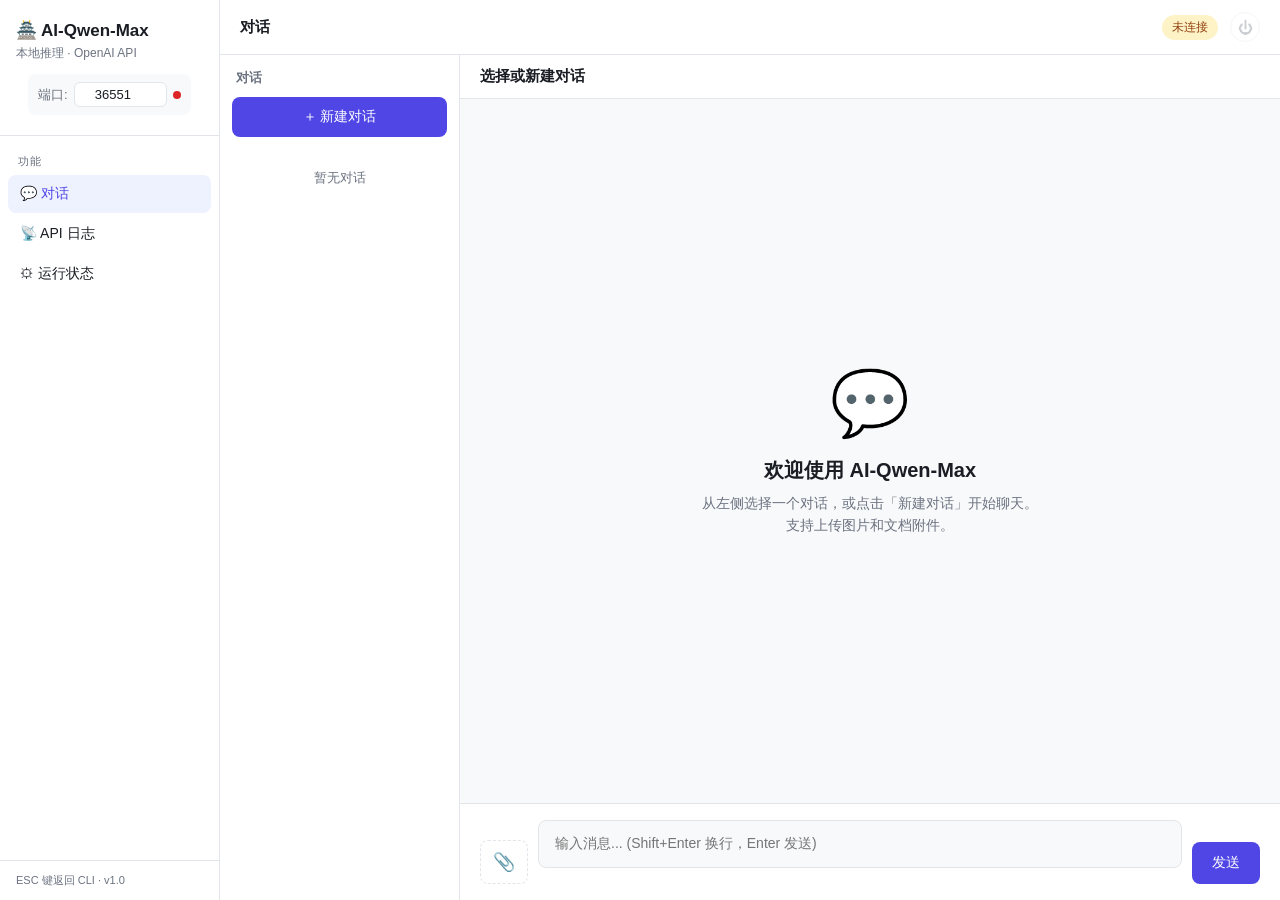
<file: web/index.html>
<!DOCTYPE html>
<html lang="zh-CN">
<head>
<meta charset="UTF-8">
<meta name="viewport" content="width=device-width, initial-scale=1.0">
<title>AI-Qwen-Max</title>
<link rel="stylesheet" href="css/common.css">
<link rel="stylesheet" href="css/shell.css">
</head>
<body>

<!-- 移动端抽屉遮罩 -->
<div class="sidebar-overlay" id="sidebarOverlay"></div>

<!-- 侧边导航 -->
<aside class="shell-sidebar" id="sidebar">
  <div class="shell-brand">
    <h1>🏯 AI-Qwen-Max</h1>
    <div class="subtitle">本地推理 · OpenAI API</div>
    <div class="port-selector">
      <label for="portInput">端口:</label>
      <input type="number" id="portInput" value="8080" min="1" max="65535" step="1">
      <span class="connection-status" id="connStatus" title="连接状态"></span>
    </div>
  </div>

  <nav class="shell-nav">
    <div class="nav-section">功能</div>
    <button class="nav-item active" data-page="chat.html" data-title="对话">
      💬 对话
    </button>
    <button class="nav-item" data-page="apilog.html" data-title="API 日志">
      📡 API 日志
    </button>
    <button class="nav-item" data-page="status.html" data-title="运行状态">
      ⚙ 运行状态
    </button>
  </nav>

  <div class="shell-footer">ESC 键返回 CLI · v1.0</div>
</aside>

<!-- 主区 -->
<div class="shell-main">
  <header class="shell-topbar">
    <button class="menu-btn" onclick="toggleSidebar()">☰</button>
    <span class="page-title" id="pageTitle">对话</span>
    <span class="health-indicator" id="healthIndicator">检查中...</span>
    <div class="shutdown-wrap">
      <button class="shutdown-btn" id="shutdownBtn" title="关闭推理服务器" disabled>⏻</button>
      <div class="shutdown-menu" id="shutdownMenu" hidden>
        <div class="shutdown-menu-title">⚠ 关闭推理服务器？</div>
        <div class="shutdown-menu-sub">退出前会保存 KV 缓存到 SSD；正在进行的对话将被中断，且无法再发起请求。</div>
        <div class="shutdown-menu-actions">
          <button class="shutdown-cancel" onclick="toggleShutdownMenu()">取消</button>
          <button class="shutdown-confirm" onclick="confirmShutdown()">确认关闭</button>
        </div>
      </div>
    </div>
  </header>

  <iframe class="page-frame" id="pageFrame" src="chat.html" title="内容区"></iframe>
</div>

<script src="js/common.js"></script>
<script>
// ===== 导航切换 =====
const PAGES = { 'chat.html': '对话', 'apilog.html': 'API 日志', 'status.html': '运行状态' };

function switchPage(page) {
  const iframe = document.getElementById('pageFrame');
  if (iframe.dataset.page === page) return;   // 已在该页
  iframe.src = page;
  iframe.dataset.page = page;
  document.getElementById('pageTitle').textContent = PAGES[page] || page;
  document.querySelectorAll('.nav-item').forEach(b =>
    b.classList.toggle('active', b.dataset.page === page));
  // 刷新后回发一次当前端口，保证子页面拿到最新值（load 时读取，避免旧值覆盖）
  iframe.addEventListener('load', () => {
    const port = document.getElementById('portInput').value || '8080';
    iframe.contentWindow.postMessage({ source: 'max-shell', type: 'port', port }, '*');
  }, { once: true });
}

document.querySelectorAll('.nav-item').forEach(btn => {
  btn.addEventListener('click', () => switchPage(btn.dataset.page));
});

// ===== 侧栏抽屉（移动端） =====
function toggleSidebar() {
  document.getElementById('sidebar').classList.toggle('open');
  document.getElementById('sidebarOverlay').classList.toggle('show');
}

document.getElementById('sidebarOverlay').addEventListener('click', toggleSidebar);

// ===== 端口管理 =====
const portInput = document.getElementById('portInput');
// 默认取当前服务端口（页面由后端自身提供），并同步清除历史残留，用户无需手动改端口；
// 非 http(s) 打开（如 file://）时退回 localStorage / 8080。
const servedPort = (location.protocol === 'http:' || location.protocol === 'https:')
  ? parseInt(location.port, 10) : 0;
if (servedPort) {
  portInput.value = String(servedPort);
  localStorage.setItem('max_port', String(servedPort));
} else {
  const savedPort = localStorage.getItem('max_port');
  if (savedPort) portInput.value = savedPort;
}

function broadcastPort() {
  const port = portInput.value || '8080';
  const iframe = document.getElementById('pageFrame');
  if (iframe.contentWindow) {
    iframe.contentWindow.postMessage({ source: 'max-shell', type: 'port', port }, '*');
  }
  checkConnection();
}

portInput.addEventListener('change', () => {
  localStorage.setItem('max_port', portInput.value);
  broadcastPort();
});

// ===== 连接状态 / 健康轮询 =====
const connStatus = document.getElementById('connStatus');

async function checkConnection() {
  const data = await Common.apiFetchSilent('/health');
  connStatus.classList.toggle('connected', !!data);
  await updateHealthIndicator();
}

async function updateHealthIndicator() {
  const el = document.getElementById('healthIndicator');
  const data = await Common.apiFetchSilent('/health');
  if (data && (data.status === 'ok' || data.loaded)) {
    el.textContent = '● 就绪';
    el.className = 'health-indicator ready';
    setShutdownOnline(true);
  } else if (data) {
    el.textContent = '◐ 加载中...';
    el.className = 'health-indicator';
    setShutdownOnline(false);
  } else {
    el.textContent = '未连接';
    el.className = 'health-indicator';
    setShutdownOnline(false);
  }
}

// ===== 关机 =====
function setShutdownOnline(online) {
  const btn = document.getElementById('shutdownBtn');
  btn.disabled = !online;
  if (!online) document.getElementById('shutdownMenu').hidden = true;
}

function toggleShutdownMenu() {
  const menu = document.getElementById('shutdownMenu');
  menu.hidden = !menu.hidden;
}

async function confirmShutdown() {
  const btn = document.getElementById('shutdownBtn');
  const menu = document.getElementById('shutdownMenu');
  menu.hidden = true;
  btn.disabled = true;
  btn.textContent = '…';
  try {
    const r = await Common.apiFetch('/shutdown', { method: 'POST' });
    Common.showToast(r.message || '关闭指令已发出');
    document.getElementById('healthIndicator').textContent = '未连接';
    document.getElementById('healthIndicator').className = 'health-indicator';
    connStatus.classList.remove('connected');
  } catch (e) {
    btn.disabled = false;
    btn.textContent = '⏻';
    Common.showToast('关闭失败：' + e.message);
  }
}

// 点击关机区外关闭确认菜单
document.addEventListener('click', (e) => {
  if (!e.target.closest('.shutdown-wrap')) {
    document.getElementById('shutdownMenu').hidden = true;
  }
});

// ===== 初始化 =====
(async function init() {
  await checkConnection();
  setInterval(() => updateHealthIndicator(), 5000);
})();
</script>
</body>
</html>
</file>
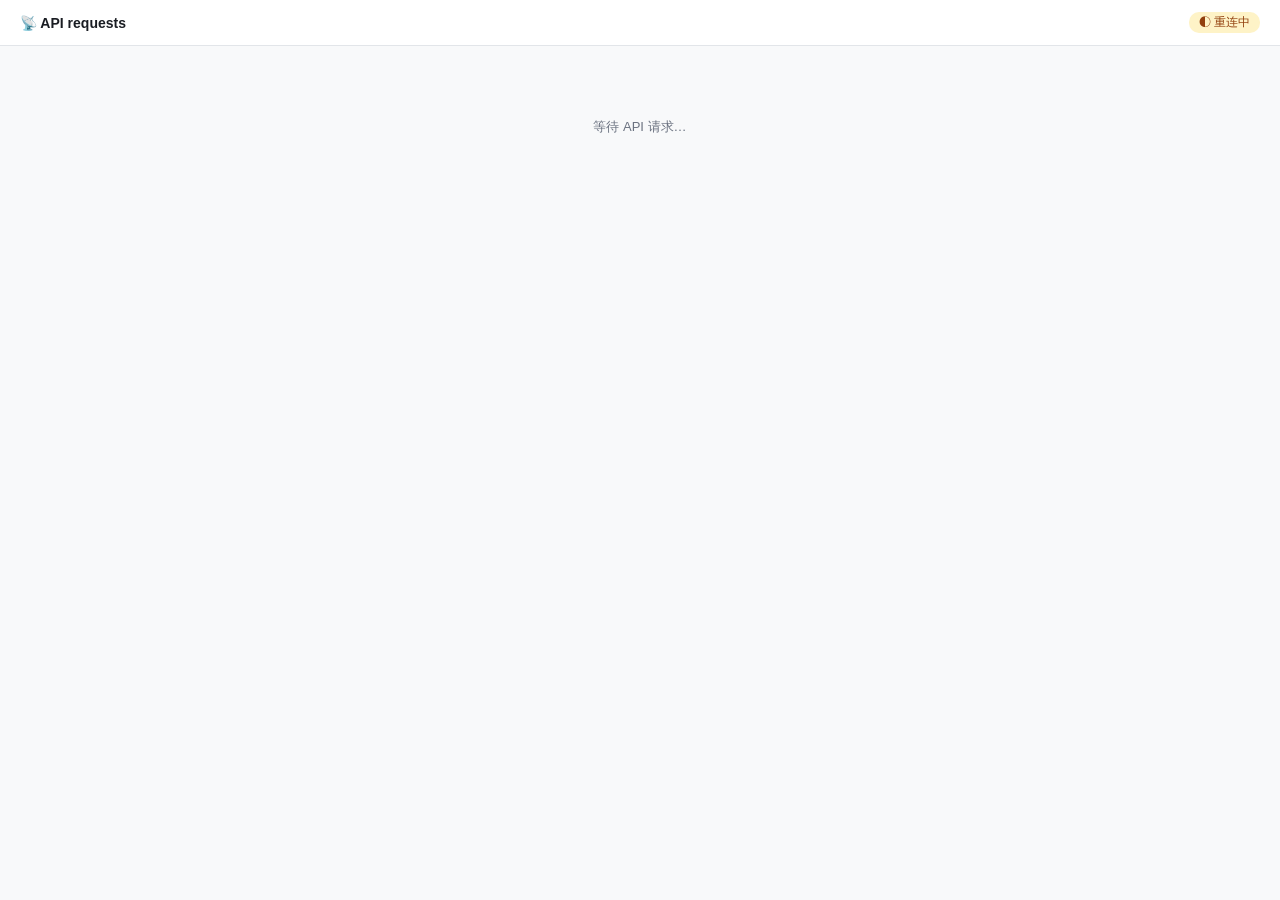
<file: web/apilog.html>
<!DOCTYPE html>
<html lang="zh-CN">
<head>
<meta charset="UTF-8">
<meta name="viewport" content="width=device-width, initial-scale=1.0">
<title>API 日志</title>
<link rel="stylesheet" href="css/common.css">
<link rel="stylesheet" href="css/apilog.css">
</head>
<body>

<div class="api-page">
  <header class="page-header">
    <span class="page-title">📡 API requests</span>
    <span class="api-live" id="apiLiveDot">◐ 连接中</span>
  </header>
  <div class="api-list" id="apiList">
    <div class="api-empty">等待 API 请求…</div>
  </div>
</div>

<script src="js/common.js"></script>
<script src="js/apilog.js"></script>
</body>
</html>
</file>
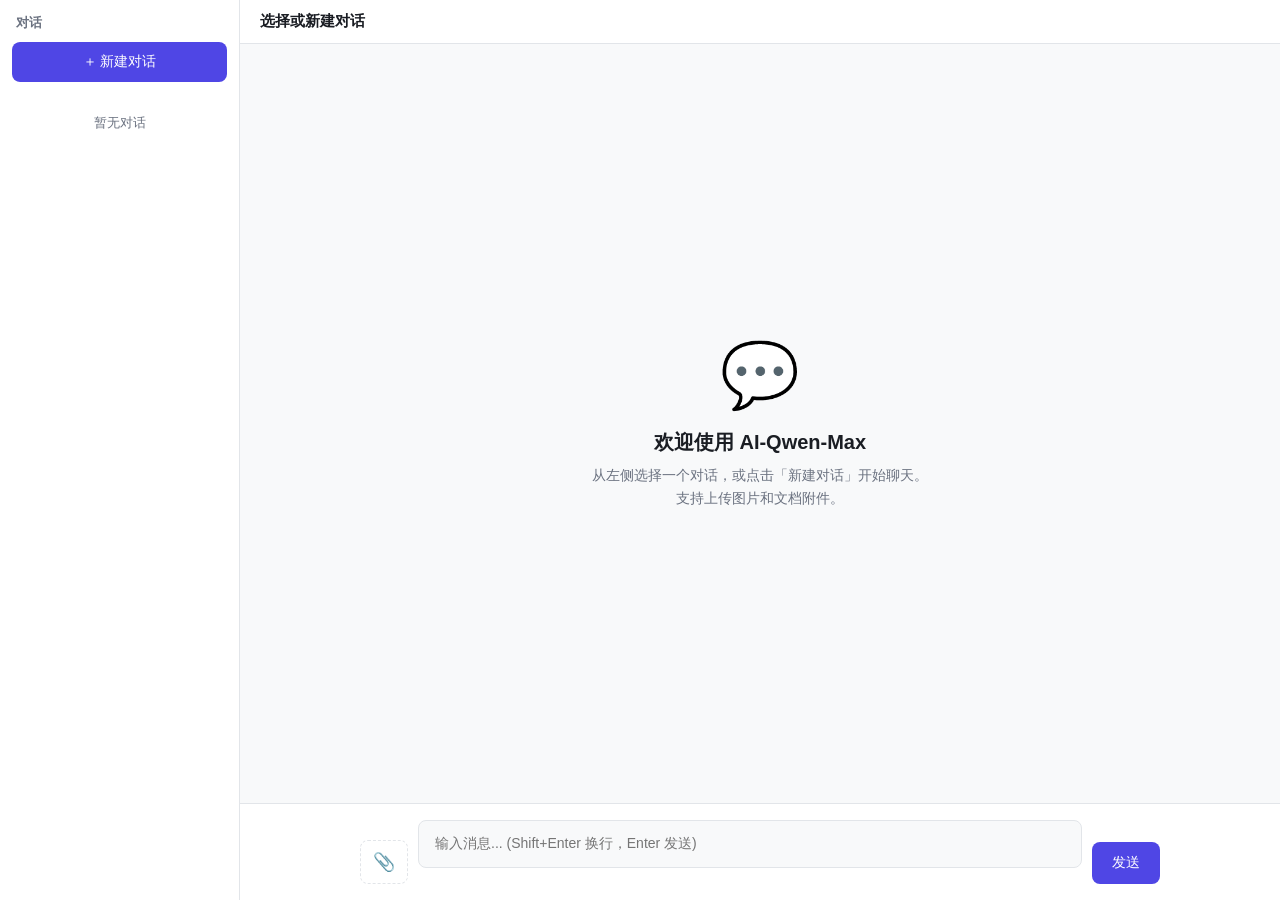
<file: web/chat.html>
<!DOCTYPE html>
<html lang="zh-CN">
<head>
<meta charset="UTF-8">
<meta name="viewport" content="width=device-width, initial-scale=1.0">
<title>对话</title>
<link rel="stylesheet" href="css/common.css">
<link rel="stylesheet" href="css/chat.css">
</head>
<body>

<div class="chat-layout">
  <!-- 会话列表 -->
  <aside class="chat-side" id="chatSide">
    <div class="side-title">对话</div>
    <button class="new-chat-btn" onclick="createNewChat()">＋ 新建对话</button>
    <div class="conversation-list" id="convList">
      <!-- Conversations loaded dynamically -->
    </div>
  </aside>

  <!-- 聊天主区 -->
  <main class="chat-main">
    <header class="chat-topbar">
      <button class="menu-btn" onclick="toggleChatSide()" style="display:none;background:none;border:none;font-size:20px;cursor:pointer;padding:4px;margin-right:8px;">☰</button>
      <span id="sessionTitle">选择或新建对话</span>
    </header>

    <div class="messages-container" id="messagesContainer">
      <div class="empty-state">
        <div class="icon">💬</div>
        <h2>欢迎使用 AI-Qwen-Max</h2>
        <p>从左侧选择一个对话，或点击「新建对话」开始聊天。<br>支持上传图片和文档附件。</p>
      </div>
    </div>

    <div class="input-area" id="inputArea">
      <div class="input-wrapper">
        <button class="upload-btn" onclick="document.getElementById('fileInput').click()" title="上传附件">📎</button>
        <input type="file" id="fileInput" multiple accept="image/*,.pdf,.doc,.docx,.txt,.md,.csv,.json,.py,.js,.html,.css,.zip" style="display:none" onchange="handleFileSelect(event)">
        <div class="input-box">
          <textarea id="messageInput" placeholder="输入消息... (Shift+Enter 换行，Enter 发送)" rows="1"></textarea>
          <div class="media-preview" id="mediaPreview"></div>
        </div>
        <button class="send-btn" id="sendBtn" onclick="sendMessage()">发送</button>
      </div>
    </div>
  </main>
</div>

<script src="js/common.js"></script>
<script src="js/chat.js"></script>
</body>
</html>
</file>
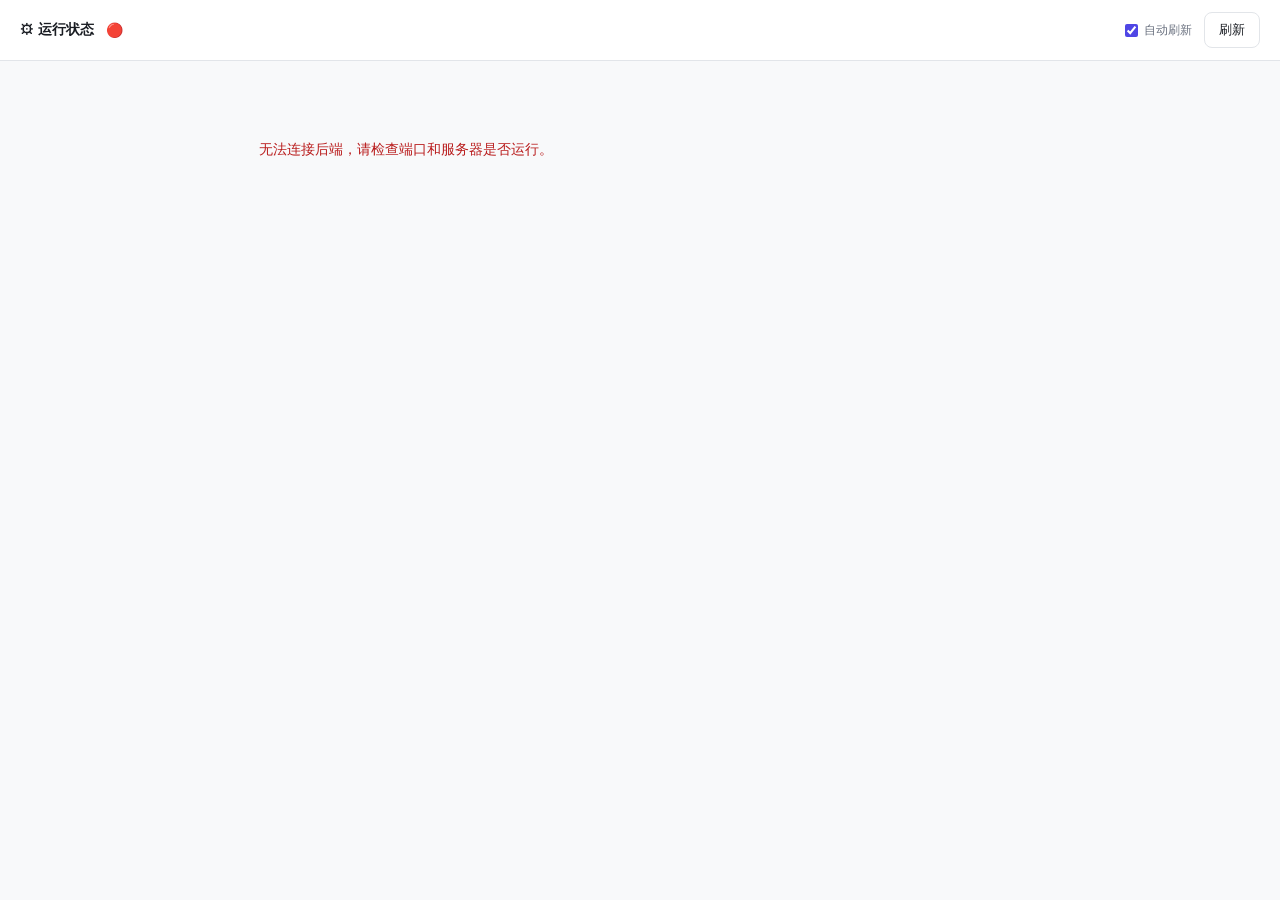
<file: web/status.html>
<!DOCTYPE html>
<html lang="zh-CN">
<head>
<meta charset="UTF-8">
<meta name="viewport" content="width=device-width, initial-scale=1.0">
<title>运行状态</title>
<link rel="stylesheet" href="css/common.css">
<link rel="stylesheet" href="css/status.css">
</head>
<body>

<div class="status-page">
  <header class="page-header">
    <span class="page-title">⚙ 运行状态</span>
    <span class="sp-ready-dot" id="spReadyDot"></span>
    <span class="spacer"></span>
    <label class="sp-auto" title="每 5 秒自动刷新">
      <input type="checkbox" id="autoRefresh" checked> 自动刷新
    </label>
    <button class="btn" id="refreshBtn" onclick="loadStatus()">刷新</button>
  </header>
  <div id="statusContent" class="status-grid">
    <div class="empty-state">
      <div class="icon">📊</div>
      <h2>正在获取状态…</h2>
    </div>
  </div>
</div>

<script src="js/common.js"></script>
<script src="js/status.js"></script>
</body>
</html>
</file>
<file: web/css/common.css>
/* ===== 主题变量（所有页面共享） ===== */
:root {
  --bg: #f8f9fa;
  --surface: #ffffff;
  --border: #e2e5e9;
  --text: #1a1d23;
  --text-secondary: #6b7280;
  --accent: #4f46e5;
  --accent-hover: #4338ca;
  --user-bubble: #4f46e5;
  --user-text: #ffffff;
  --assistant-bubble: #ffffff;
  --thinking-bg: #f0f1f5;
  --thinking-border: #d1d5db;
  --code-bg: #1e1e2e;
  --danger: #dc2626;
  --danger-hover: #b91c1c;
  --ok-bg: #dcfce7;
  --ok-fg: #166534;
  --warn-bg: #fef3c7;
  --warn-fg: #92400e;
  --err-bg: #fee2e2;
  --err-fg: #b91c1c;
  --shadow-sm: 0 1px 3px rgba(0,0,0,0.08);
  --shadow-md: 0 4px 12px rgba(0,0,0,0.1);
  --radius: 12px;
  --radius-sm: 8px;
  --font-mono: 'JetBrains Mono', 'Fira Code', Consolas, monospace;
}

* { margin: 0; padding: 0; box-sizing: border-box; }

html, body { height: 100%; }

body {
  font-family: -apple-system, BlinkMacSystemFont, 'Segoe UI', Roboto, 'Noto Sans SC', sans-serif;
  background: var(--bg);
  color: var(--text);
}

/* ===== 滚动条 ===== */
::-webkit-scrollbar { width: 6px; height: 6px; }
::-webkit-scrollbar-track { background: transparent; }
::-webkit-scrollbar-thumb { background: #d1d5db; border-radius: 3px; }
::-webkit-scrollbar-thumb:hover { background: #9ca3af; }

/* ===== Toast ===== */
.toast-container {
  position: fixed;
  top: 20px;
  right: 20px;
  z-index: 1000;
  display: flex;
  flex-direction: column;
  gap: 8px;
}

.toast {
  padding: 10px 16px;
  background: var(--text);
  color: #fff;
  border-radius: var(--radius-sm);
  font-size: 13px;
  box-shadow: var(--shadow-md);
  animation: toast-in 0.3s ease, toast-out 0.3s ease 2.7s forwards;
}

@keyframes toast-in {
  from { transform: translateX(100%); opacity: 0; }
  to { transform: translateX(0); opacity: 1; }
}

@keyframes toast-out {
  to { opacity: 0; transform: translateY(-8px); }
}

/* ===== 状态点 / 健康指示 ===== */
.connection-status {
  display: inline-block;
  width: 8px;
  height: 8px;
  border-radius: 50%;
  background: var(--danger);
  margin-left: auto;
  flex-shrink: 0;
}

.connection-status.connected {
  background: #22c55e;
}

.health-indicator {
  font-size: 12px;
  padding: 4px 10px;
  border-radius: 20px;
  background: var(--warn-bg);
  color: var(--warn-fg);
  white-space: nowrap;
}

.health-indicator.ready {
  background: var(--ok-bg);
  color: var(--ok-fg);
}

/* ===== 通用按钮 ===== */
.btn {
  border: 1px solid var(--border);
  border-radius: var(--radius-sm);
  background: var(--surface);
  color: var(--text);
  font-size: 13px;
  padding: 8px 14px;
  cursor: pointer;
  transition: border-color 0.15s, color 0.15s, background 0.15s;
}

.btn:hover {
  border-color: var(--accent);
  color: var(--accent);
}

.btn-primary {
  background: var(--accent);
  color: #fff;
  border-color: var(--accent);
}

.btn-primary:hover {
  background: var(--accent-hover);
  border-color: var(--accent-hover);
  color: #fff;
}

.btn-danger {
  background: var(--danger);
  color: #fff;
  border-color: var(--danger);
}

.btn-danger:hover {
  background: var(--danger-hover);
  border-color: var(--danger-hover);
  color: #fff;
}

.btn:disabled {
  opacity: 0.5;
  cursor: not-allowed;
}

/* ===== 页面通用头部条 ===== */
.page-header {
  display: flex;
  align-items: center;
  gap: 12px;
  padding: 12px 20px;
  border-bottom: 1px solid var(--border);
  background: var(--surface);
  font-size: 14px;
}

.page-header .page-title {
  font-weight: 600;
}

.page-header .spacer {
  flex: 1;
}

/* ===== 空状态 ===== */
.empty-state {
  display: flex;
  flex-direction: column;
  align-items: center;
  justify-content: center;
  height: 100%;
  color: var(--text-secondary);
  text-align: center;
  padding: 40px;
}

.empty-state .icon { font-size: 64px; margin-bottom: 16px; }
.empty-state h2 { font-size: 20px; font-weight: 600; color: var(--text); margin-bottom: 8px; }
.empty-state p { font-size: 14px; max-width: 400px; line-height: 1.6; }

/* ===== 打字指示器 ===== */
.typing-indicator {
  display: inline-flex;
  gap: 4px;
  padding: 8px 0;
}

.typing-indicator span {
  width: 6px;
  height: 6px;
  background: var(--text-secondary);
  border-radius: 50%;
  animation: bounce 1.4s infinite ease-in-out both;
}

.typing-indicator span:nth-child(1) { animation-delay: -0.32s; }
.typing-indicator span:nth-child(2) { animation-delay: -0.16s; }

@keyframes bounce {
  0%, 80%, 100% { transform: scale(0); }
  40% { transform: scale(1); }
}
</file>
<file: web/css/shell.css>
/* ===== 外壳布局：左侧导航 + 顶栏 + iframe 内容区 ===== */
body {
  height: 100vh;
  display: flex;
  overflow: hidden;
}

/* 侧边导航 */
.shell-sidebar {
  width: 220px;
  min-width: 220px;
  background: var(--surface);
  border-right: 1px solid var(--border);
  display: flex;
  flex-direction: column;
  z-index: 100;
  transition: transform 0.3s ease;
}

.shell-brand {
  padding: 20px 16px 12px;
  border-bottom: 1px solid var(--border);
}

.shell-brand h1 {
  font-size: 17px;
  font-weight: 700;
  margin-bottom: 4px;
}

.shell-brand .subtitle {
  font-size: 12px;
  color: var(--text-secondary);
}

/* 端口选择 */
.port-selector {
  display: flex;
  align-items: center;
  gap: 6px;
  margin: 12px 12px 8px;
  padding: 8px 10px;
  background: var(--bg);
  border-radius: var(--radius-sm);
}

.port-selector label {
  font-size: 13px;
  color: var(--text-secondary);
  white-space: nowrap;
}

.port-selector input {
  flex: 1;
  width: 60px;
  padding: 4px 8px;
  border: 1px solid var(--border);
  border-radius: 6px;
  font-size: 13px;
  text-align: center;
  background: var(--surface);
  color: var(--text);
  outline: none;
}

.port-selector input:focus {
  border-color: var(--accent);
}

/* 导航区 */
.shell-nav {
  flex: 1;
  padding: 8px;
  overflow-y: auto;
}

.nav-section {
  font-size: 11px;
  color: var(--text-secondary);
  letter-spacing: 0.5px;
  padding: 10px 10px 6px;
  text-transform: uppercase;
}

.nav-item {
  display: flex;
  align-items: center;
  gap: 10px;
  width: 100%;
  padding: 10px 12px;
  margin-bottom: 2px;
  border: none;
  border-radius: var(--radius-sm);
  background: none;
  font-size: 14px;
  color: var(--text);
  cursor: pointer;
  text-align: left;
  transition: background 0.15s, color 0.15s;
}

.nav-item:hover {
  background: var(--bg);
}

.nav-item.active {
  background: #eef2ff;
  color: var(--accent);
  font-weight: 500;
}

.shell-footer {
  padding: 12px 16px;
  font-size: 11px;
  color: var(--text-secondary);
  border-top: 1px solid var(--border);
}

/* 主区 */
.shell-main {
  flex: 1;
  display: flex;
  flex-direction: column;
  min-width: 0;
}

/* 顶栏 */
.shell-topbar {
  display: flex;
  align-items: center;
  gap: 12px;
  padding: 12px 20px;
  border-bottom: 1px solid var(--border);
  background: var(--surface);
}

.shell-topbar .menu-btn {
  display: none;
  background: none;
  border: none;
  font-size: 20px;
  cursor: pointer;
  color: var(--text);
  padding: 4px;
}

.shell-topbar .page-title {
  flex: 1;
  font-size: 15px;
  font-weight: 600;
}

/* 关机按钮 + 确认菜单 */
.shutdown-wrap {
  position: relative;
  display: flex;
  align-items: center;
}

.shutdown-btn {
  width: 30px;
  height: 30px;
  border: 1px solid var(--border);
  border-radius: 50%;
  background: var(--surface);
  color: var(--text-secondary);
  font-size: 15px;
  line-height: 1;
  cursor: pointer;
  transition: all 0.15s;
  display: flex;
  align-items: center;
  justify-content: center;
}

.shutdown-btn:hover:not(:disabled) {
  border-color: var(--danger);
  color: var(--danger);
}

.shutdown-btn:disabled {
  opacity: 0.35;
  cursor: not-allowed;
}

.shutdown-menu {
  position: absolute;
  top: calc(100% + 6px);
  right: 0;
  width: 240px;
  background: var(--surface);
  border: 1px solid var(--border);
  border-radius: var(--radius);
  box-shadow: var(--shadow-md);
  padding: 12px 14px;
  z-index: 60;
}

.shutdown-menu-title {
  font-size: 13px;
  font-weight: 600;
  margin-bottom: 4px;
}

.shutdown-menu-sub {
  font-size: 12px;
  color: var(--text-secondary);
  margin-bottom: 12px;
  line-height: 1.5;
}

.shutdown-menu-actions {
  display: flex;
  justify-content: flex-end;
  gap: 8px;
}

.shutdown-cancel,
.shutdown-confirm {
  padding: 5px 14px;
  border-radius: 14px;
  font-size: 12px;
  cursor: pointer;
  border: 1px solid var(--border);
  background: var(--surface);
  color: var(--text-secondary);
  transition: all 0.15s;
}

.shutdown-cancel:hover {
  border-color: var(--accent);
  color: var(--accent);
}

.shutdown-confirm {
  background: var(--danger);
  color: #fff;
  border-color: var(--danger);
}

.shutdown-confirm:hover {
  background: var(--danger-hover);
}

.shutdown-menu[hidden] {
  display: none;
}

/* iframe 内容区 */
.page-frame {
  flex: 1;
  width: 100%;
  border: none;
  background: var(--bg);
}

/* 移动端：侧栏抽屉 */
@media (max-width: 768px) {
  .shell-sidebar {
    position: fixed;
    left: 0;
    top: 0;
    height: 100%;
    transform: translateX(-100%);
    box-shadow: var(--shadow-md);
  }

  .shell-sidebar.open {
    transform: translateX(0);
  }

  .shell-topbar .menu-btn {
    display: block;
  }

  .sidebar-overlay {
    display: none;
    position: fixed;
    inset: 0;
    background: rgba(0, 0, 0, 0.3);
    z-index: 99;
  }

  .sidebar-overlay.show {
    display: block;
  }
}
</file>
<file: web/css/apilog.css>
/* ===== API 日志页 ===== */
body {
  height: 100vh;
  display: flex;
  flex-direction: column;
  overflow: hidden;
}

.api-page {
  flex: 1;
  display: flex;
  flex-direction: column;
  min-height: 0;
}

.api-live {
  margin-left: auto;
  font-size: 12px;
  padding: 2px 10px;
  border-radius: 10px;
  background: var(--warn-bg);
  color: var(--warn-fg);
  transition: all 0.2s;
}

.api-live.on {
  background: var(--ok-bg);
  color: var(--ok-fg);
}

.api-list {
  flex: 1;
  overflow-y: auto;
  padding: 12px 20px;
}

.api-card {
  max-width: 900px;
  margin: 0 auto 12px;
  border: 1px solid var(--border);
  border-radius: var(--radius);
  background: var(--surface);
  overflow: hidden;
}

.api-card-head {
  display: flex;
  align-items: center;
  flex-wrap: wrap;
  gap: 8px;
  padding: 8px 14px;
  font-size: 12px;
  color: var(--text-secondary);
  border-bottom: 1px solid var(--border);
  background: var(--bg);
}

.api-status {
  padding: 1px 8px;
  border-radius: 10px;
  font-weight: 600;
}

.api-status.s2xx {
  background: var(--ok-bg);
  color: var(--ok-fg);
}

.api-status.s5xx,
.api-status.s0 {
  background: var(--err-bg);
  color: var(--err-fg);
}

.api-cache {
  padding: 1px 8px;
  border-radius: 10px;
  font-weight: 600;
  background: var(--ok-bg);
  color: var(--ok-fg);
}

.api-perf {
  padding: 1px 8px;
  border-radius: 10px;
  background: var(--bg);
  border: 1px solid var(--border);
  color: var(--text-secondary);
  font-weight: 500;
}

.api-card-body {
  padding: 10px 14px;
  font-size: 12px;
}

.api-card-body pre {
  background: var(--bg);
  border: 1px solid var(--border);
  border-radius: 6px;
  padding: 8px 10px;
  margin: 4px 0 10px;
  white-space: pre-wrap;
  word-break: break-all;
  font-size: 12px;
  line-height: 1.5;
  max-height: 240px;
  overflow-y: auto;
  font-family: var(--font-mono);
}

.api-label {
  font-size: 12px;
  color: var(--text-secondary);
  margin: 8px 0 4px;
  font-weight: 600;
}

.api-reasoning {
  color: var(--text-secondary);
  font-style: italic;
  white-space: pre-wrap;
  word-break: break-word;
  line-height: 1.5;
}

.api-response {
  white-space: pre-wrap;
  word-break: break-word;
  font-size: 13px;
  line-height: 1.6;
  font-family: var(--font-mono);
}

.api-error {
  color: var(--err-fg);
}

.api-empty {
  text-align: center;
  color: var(--text-secondary);
  font-size: 13px;
  padding: 60px 20px;
}
</file>
<file: web/css/chat.css>
/* ===== 对话页布局：左侧会话列表 + 右侧聊天 ===== */
body {
  height: 100vh;
  display: flex;
  overflow: hidden;
}

.chat-layout {
  flex: 1;
  display: flex;
  min-width: 0;
}

/* 左侧会话列表 */
.chat-side {
  width: 240px;
  min-width: 240px;
  background: var(--surface);
  border-right: 1px solid var(--border);
  display: flex;
  flex-direction: column;
}

.chat-side .side-title {
  padding: 14px 16px 10px;
  font-size: 13px;
  font-weight: 600;
  color: var(--text-secondary);
}

.new-chat-btn {
  display: flex;
  align-items: center;
  justify-content: center;
  gap: 8px;
  margin: 0 12px 12px;
  padding: 11px;
  background: var(--accent);
  color: #fff;
  border: none;
  border-radius: var(--radius-sm);
  font-size: 14px;
  font-weight: 500;
  cursor: pointer;
  transition: background 0.2s;
}

.new-chat-btn:hover {
  background: var(--accent-hover);
}

.conversation-list {
  flex: 1;
  overflow-y: auto;
  padding: 0 8px 8px;
}

.conv-item {
  display: flex;
  align-items: center;
  gap: 10px;
  padding: 10px 12px;
  border-radius: var(--radius-sm);
  cursor: pointer;
  transition: background 0.15s;
  margin-bottom: 2px;
}

.conv-item:hover {
  background: var(--bg);
}

.conv-item.active {
  background: #eef2ff;
}

.conv-item .conv-title {
  flex: 1;
  font-size: 13px;
  line-height: 1.4;
  overflow: hidden;
  text-overflow: ellipsis;
  white-space: nowrap;
  color: var(--text);
}

.conv-item.active .conv-title {
  color: var(--accent);
}

.conv-item .conv-delete {
  opacity: 0;
  background: none;
  border: none;
  color: var(--danger);
  cursor: pointer;
  font-size: 16px;
  padding: 2px 4px;
  transition: opacity 0.15s;
}

.conv-item:hover .conv-delete {
  opacity: 1;
}

/* 右侧聊天区 */
.chat-main {
  flex: 1;
  display: flex;
  flex-direction: column;
  min-width: 0;
}

.chat-topbar {
  padding: 12px 20px;
  border-bottom: 1px solid var(--border);
  background: var(--surface);
  font-size: 15px;
  font-weight: 600;
  overflow: hidden;
  text-overflow: ellipsis;
  white-space: nowrap;
}

/* 消息区 */
.messages-container {
  flex: 1;
  overflow-y: auto;
  padding: 20px 0;
}

.message-row {
  max-width: 800px;
  margin: 0 auto;
  padding: 0 20px;
}

.message-row + .message-row {
  margin-top: 24px;
}

.msg-role {
  font-size: 12px;
  font-weight: 600;
  text-transform: uppercase;
  letter-spacing: 0.5px;
  color: var(--text-secondary);
  margin-bottom: 4px;
  padding-left: 4px;
}

.msg-role.user { color: var(--accent); }
.msg-role.assistant { color: #7c3aed; }
.msg-role.system { color: #f59e0b; }

.user-bubble {
  background: var(--user-bubble);
  color: var(--user-text);
  padding: 12px 16px;
  border-radius: var(--radius) var(--radius) 4px var(--radius);
  margin-left: 20px;
  max-width: 75%;
  word-break: break-word;
  line-height: 1.6;
}

.assistant-bubble {
  background: var(--assistant-bubble);
  border: 1px solid var(--border);
  padding: 16px 20px;
  border-radius: var(--radius) var(--radius) var(--radius) 4px;
  margin-left: 20px;
  max-width: 85%;
  line-height: 1.7;
}

/* 思考块 */
.thinking-block {
  background: var(--thinking-bg);
  border: 1px solid var(--thinking-border);
  border-radius: var(--radius-sm);
  margin-bottom: 12px;
  overflow: hidden;
}

.thinking-header {
  display: flex;
  align-items: center;
  gap: 6px;
  padding: 8px 14px;
  font-size: 13px;
  font-weight: 500;
  color: var(--text-secondary);
  cursor: pointer;
  user-select: none;
  background: rgba(0, 0, 0, 0.02);
}

.thinking-header:hover {
  background: rgba(0, 0, 0, 0.04);
}

.thinking-header .arrow {
  transition: transform 0.2s;
  font-size: 11px;
}

.thinking-header .arrow.collapsed {
  transform: rotate(-90deg);
}

.thinking-content {
  padding: 12px 14px;
  font-size: 13px;
  line-height: 1.6;
  color: var(--text-secondary);
  white-space: pre-wrap;
  max-height: 300px;
  overflow-y: auto;
}

.thinking-content.collapsed {
  display: none;
}

/* Markdown 渲染 */
.md-content p { margin-bottom: 12px; }
.md-content p:last-child { margin-bottom: 0; }
.md-content pre {
  background: var(--code-bg);
  color: #cdd6f4;
  padding: 14px 18px;
  border-radius: var(--radius-sm);
  overflow-x: auto;
  font-family: var(--font-mono);
  font-size: 13px;
  line-height: 1.5;
  margin: 12px 0;
}
.md-content code {
  background: #f1f3f5;
  padding: 2px 6px;
  border-radius: 4px;
  font-family: var(--font-mono);
  font-size: 13px;
  color: #d63384;
}
.md-content pre code {
  background: none;
  padding: 0;
  color: inherit;
}
.md-content blockquote {
  border-left: 3px solid var(--accent);
  padding-left: 12px;
  margin: 12px 0;
  color: var(--text-secondary);
}
.md-content ul, .md-content ol {
  padding-left: 24px;
  margin: 8px 0;
}
.md-content h1, .md-content h2, .md-content h3 {
  margin: 16px 0 8px;
  font-weight: 600;
}
.md-content table {
  border-collapse: collapse;
  width: 100%;
  margin: 12px 0;
}
.md-content th, .md-content td {
  border: 1px solid var(--border);
  padding: 8px 12px;
  text-align: left;
}
.md-content th {
  background: var(--bg);
  font-weight: 600;
}

/* 回复元数据行（发起时间 / 模型 / 性能 / 缓存命中） */
.msg-meta {
  margin-top: 10px;
  padding-top: 8px;
  border-top: 1px dashed var(--border);
  font-size: 11px;
  color: var(--text-secondary);
  line-height: 1.7;
  word-break: break-all;
}

/* 消息中的媒体 */
.msg-media img {
  max-width: 100%;
  max-height: 300px;
  border-radius: var(--radius-sm);
  margin-top: 8px;
  display: block;
}

.msg-media .file-attachment {
  display: inline-flex;
  align-items: center;
  gap: 6px;
  padding: 6px 12px;
  background: var(--bg);
  border: 1px solid var(--border);
  border-radius: 6px;
  margin-top: 8px;
  font-size: 13px;
  color: var(--text-secondary);
}

/* 输入区 */
.input-area {
  padding: 16px 20px;
  border-top: 1px solid var(--border);
  background: var(--surface);
}

.input-wrapper {
  max-width: 800px;
  margin: 0 auto;
  display: flex;
  gap: 10px;
  align-items: flex-end;
}

.input-box {
  flex: 1;
  position: relative;
}

.input-box textarea {
  width: 100%;
  padding: 12px 16px;
  border: 1px solid var(--border);
  border-radius: var(--radius-sm);
  font-size: 14px;
  line-height: 1.5;
  resize: none;
  outline: none;
  min-height: 48px;
  max-height: 200px;
  font-family: inherit;
  background: var(--bg);
  color: var(--text);
  transition: border-color 0.2s;
}

.input-box textarea:focus {
  border-color: var(--accent);
}

.send-btn {
  padding: 12px 20px;
  background: var(--accent);
  color: #fff;
  border: none;
  border-radius: var(--radius-sm);
  font-size: 14px;
  font-weight: 500;
  cursor: pointer;
  transition: background 0.2s, opacity 0.2s;
  white-space: nowrap;
}

.send-btn:hover {
  background: var(--accent-hover);
}

.send-btn:disabled {
  opacity: 0.5;
  cursor: not-allowed;
}

/* 媒体预览 */
.media-preview {
  display: flex;
  gap: 8px;
  padding: 8px 0 4px;
  flex-wrap: wrap;
}

.media-preview-item {
  position: relative;
  display: inline-flex;
  align-items: center;
  gap: 6px;
  padding: 4px 10px;
  background: var(--bg);
  border: 1px solid var(--border);
  border-radius: 6px;
  font-size: 12px;
}

.media-preview-item .remove-media {
  cursor: pointer;
  color: var(--danger);
  font-size: 14px;
  line-height: 1;
  padding: 0 2px;
}

.media-preview-item img {
  width: 32px;
  height: 32px;
  object-fit: cover;
  border-radius: 4px;
}

.upload-btn {
  padding: 10px 12px;
  background: none;
  border: 1px dashed var(--border);
  border-radius: var(--radius-sm);
  cursor: pointer;
  color: var(--text-secondary);
  font-size: 18px;
  transition: all 0.2s;
  display: flex;
  align-items: center;
  justify-content: center;
}

.upload-btn:hover {
  border-color: var(--accent);
  color: var(--accent);
}

/* 响应式 */
@media (max-width: 768px) {
  .chat-side {
    position: fixed;
    left: 0;
    top: 0;
    height: 100%;
    z-index: 50;
    box-shadow: var(--shadow-md);
    transform: translateX(-100%);
    transition: transform 0.3s ease;
  }

  .chat-side.open {
    transform: translateX(0);
  }

  .user-bubble, .assistant-bubble {
    max-width: 95%;
  }
}
</file>
<file: web/css/status.css>
/* ===== 运行状态页 ===== */
body {
  height: 100vh;
  display: flex;
  flex-direction: column;
  overflow: hidden;
}

.status-page {
  flex: 1;
  display: flex;
  flex-direction: column;
  min-height: 0;
  overflow-y: auto;
}

.sp-ready-dot {
  font-size: 14px;
}

.sp-auto {
  font-size: 12px;
  color: var(--text-secondary);
  display: inline-flex;
  align-items: center;
  gap: 6px;
}

.sp-auto input {
  accent-color: var(--accent);
}

/* 卡片网格 */
.status-grid {
  max-width: 960px;
  width: 100%;
  margin: 20px auto;
  padding: 0 20px;
  display: grid;
  grid-template-columns: repeat(auto-fill, minmax(300px, 1fr));
  gap: 16px;
}

.status-card {
  background: var(--surface);
  border: 1px solid var(--border);
  border-radius: var(--radius);
  padding: 16px 18px;
}

.status-card h3 {
  font-size: 13px;
  font-weight: 600;
  color: var(--accent);
  letter-spacing: 0.5px;
  margin-bottom: 10px;
  display: flex;
  align-items: center;
  gap: 6px;
}

.sp-row {
  display: flex;
  justify-content: space-between;
  gap: 10px;
  padding: 5px 0;
  border-bottom: 1px dashed var(--border);
  font-size: 13px;
}

.sp-row:last-child { border-bottom: none; }

.sp-k {
  color: var(--text-secondary);
  flex-shrink: 0;
}

.sp-v {
  text-align: right;
  word-break: break-all;
  font-weight: 500;
}

/* 上下文占用进度条 */
.ctx-bar {
  height: 6px;
  background: var(--bg);
  border-radius: 3px;
  overflow: hidden;
  margin: 6px 0 2px;
}

.ctx-bar .fill {
  height: 100%;
  background: var(--accent);
  border-radius: 3px;
  transition: width 0.4s ease;
}

.status-error {
  max-width: 600px;
  margin: 40px auto;
  padding: 20px;
  text-align: center;
  color: var(--err-fg);
  font-size: 14px;
}
</file>
